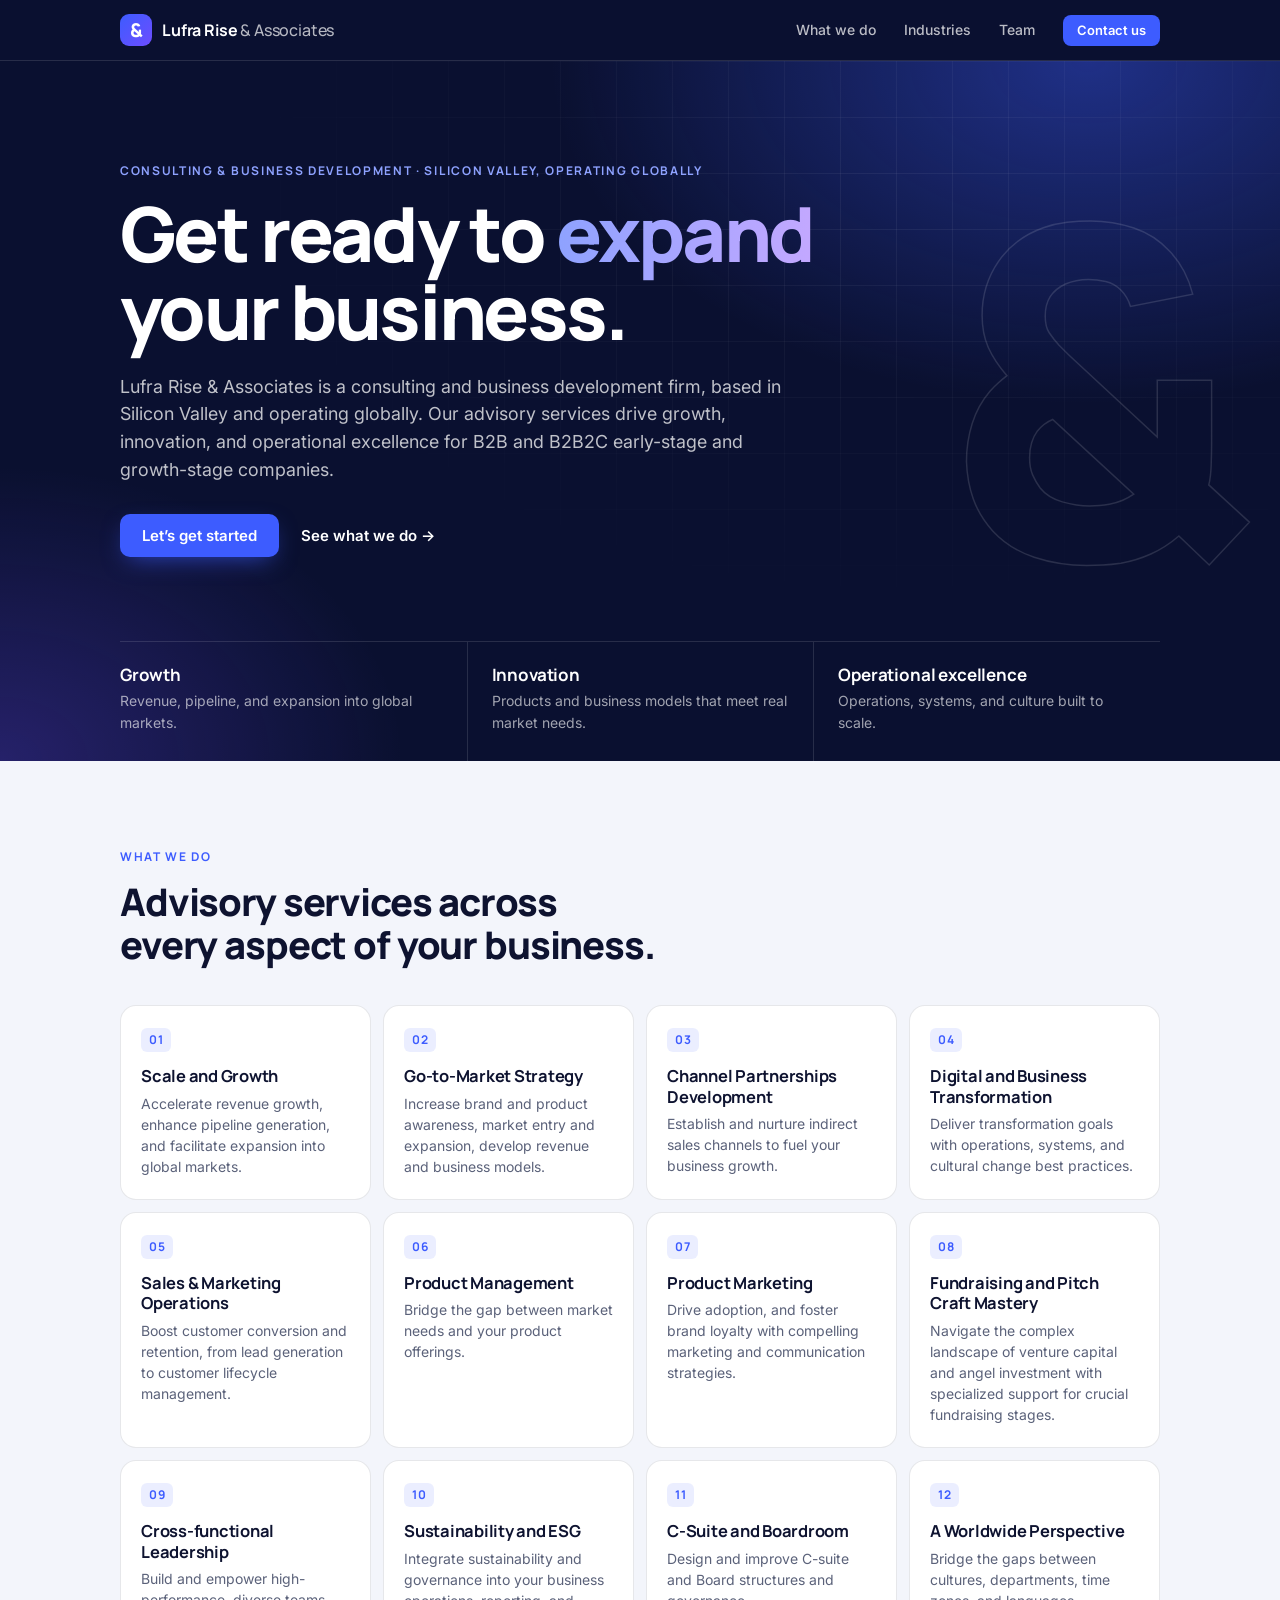
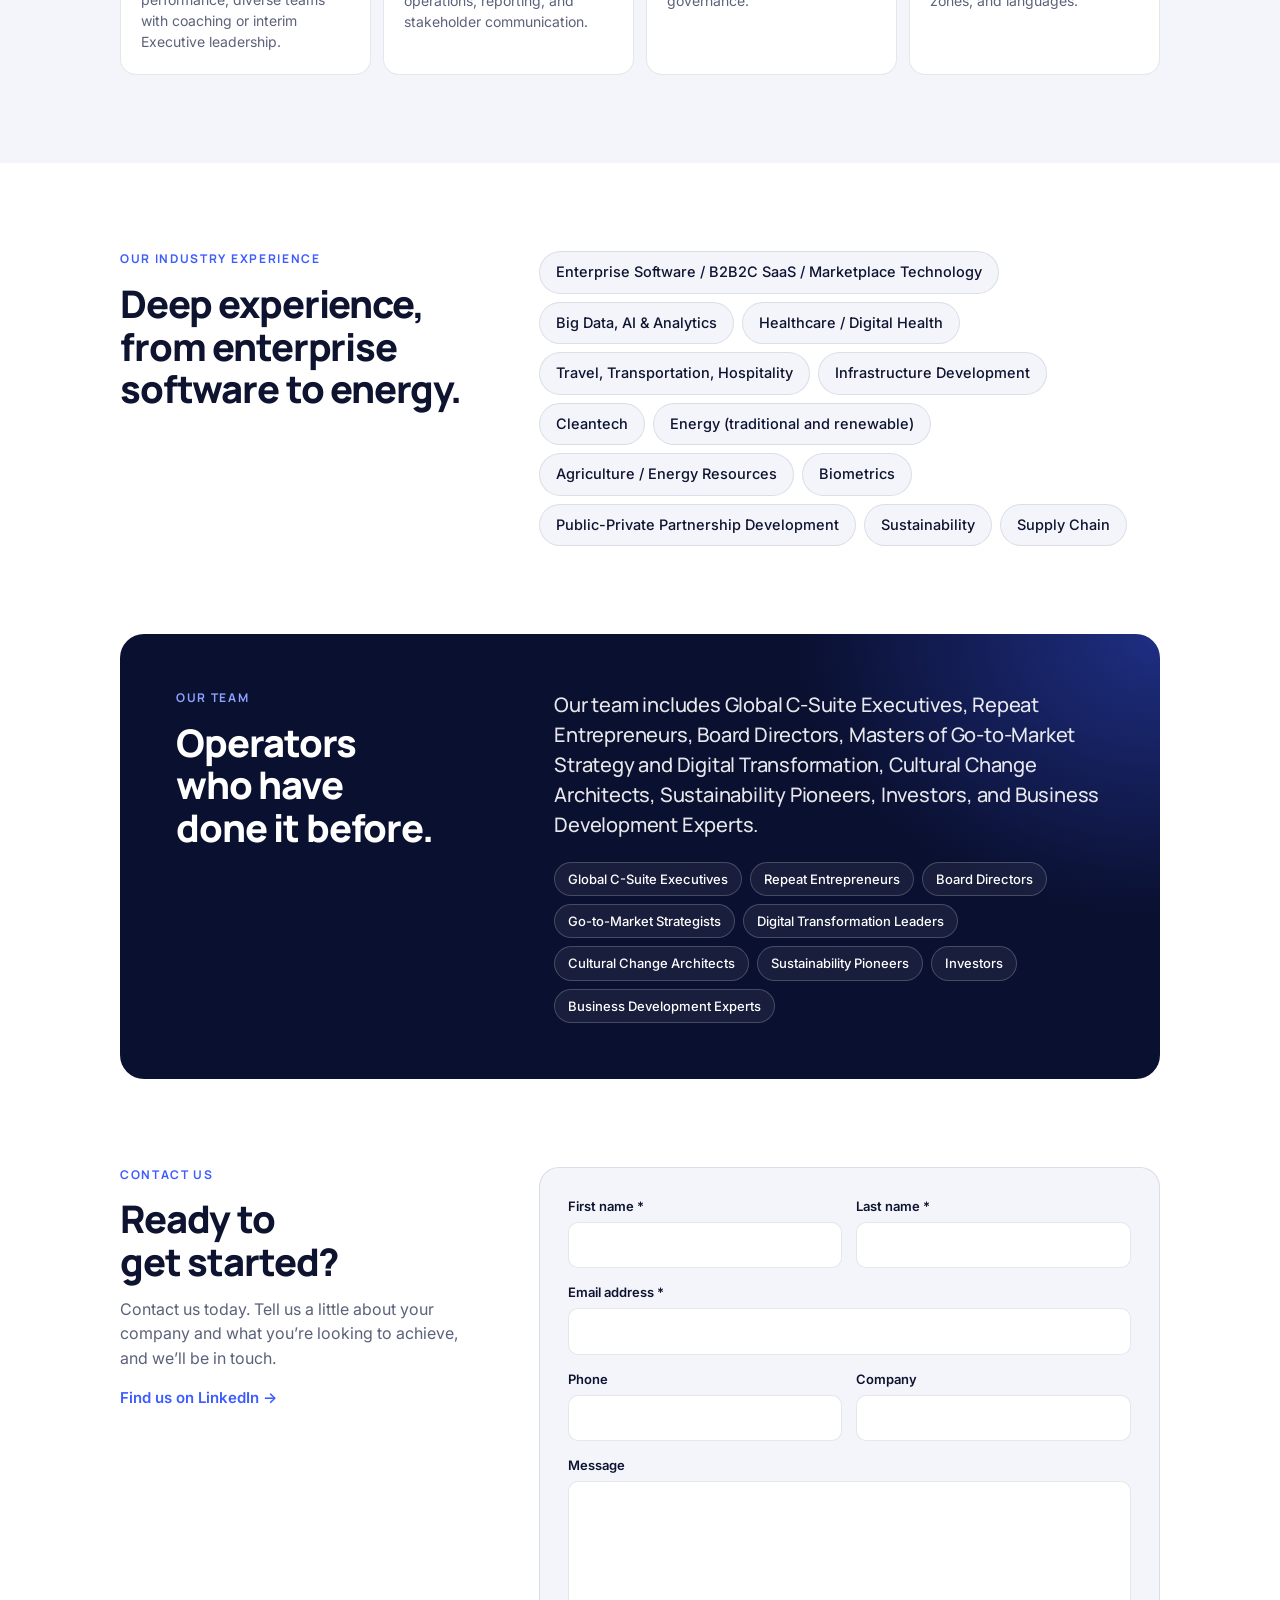
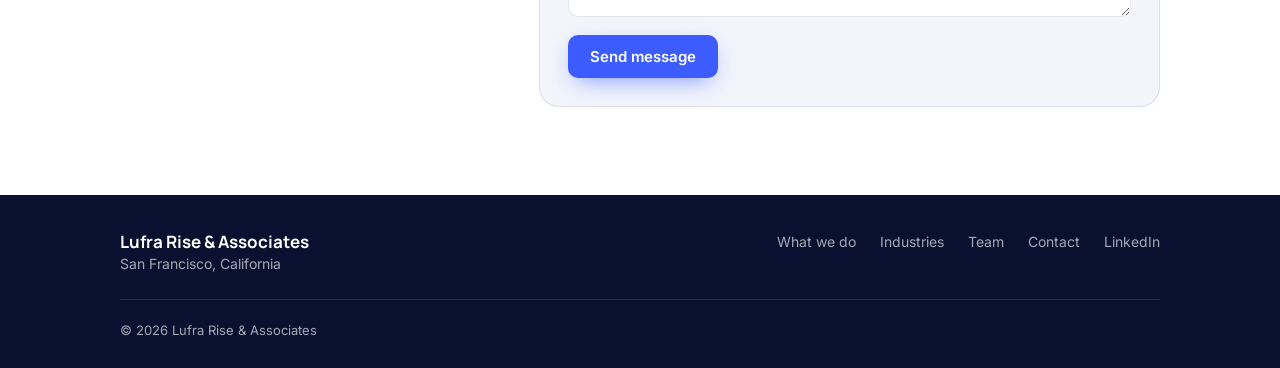
<file: index.html>
<!doctype html>
<html lang="en">
<head>
  <meta charset="utf-8">
  <meta name="viewport" content="width=device-width, initial-scale=1">
  <title>Lufra Rise &amp; Associates — Growth, innovation, and operational excellence</title>
  <meta name="description" content="Lufra Rise &amp; Associates is a consulting and business development firm based in Silicon Valley and operating globally, advising B2B and B2B2C early-stage and growth-stage companies.">
  <link rel="canonical" href="https://www.lufrarise.com/">
  <meta property="og:site_name" content="Lufra Rise &amp; Associates">
  <meta property="og:title" content="Lufra Rise &amp; Associates">
  <meta property="og:description" content="Advisory services that drive growth, innovation, and operational excellence for B2B and B2B2C companies.">
  <meta property="og:type" content="website">
  <meta property="og:url" content="https://www.lufrarise.com/">
  <meta name="theme-color" content="#0a1030">
  <link rel="icon" href="assets/favicon.svg" type="image/svg+xml">
  <link rel="preconnect" href="https://fonts.googleapis.com">
  <link rel="preconnect" href="https://fonts.gstatic.com" crossorigin>
  <link href="https://fonts.googleapis.com/css2?family=Manrope:wght@500;600;700;800&family=Inter:wght@400;500;600&display=swap" rel="stylesheet">
  <link rel="stylesheet" href="assets/styles.css">
</head>
<body>
  <a class="skip" href="#main">Skip to content</a>

  <header class="site-header" id="top">
    <div class="wrap header-inner">
      <a class="brand" href="#top" aria-label="Lufra Rise &amp; Associates — home">
        <span class="brand-mark" aria-hidden="true">&amp;</span>
        <span class="brand-name">Lufra Rise <span class="brand-sub">&amp; Associates</span></span>
      </a>
      <button class="nav-toggle" aria-expanded="false" aria-controls="nav" aria-label="Menu">
        <span></span><span></span>
      </button>
      <nav id="nav" class="nav" aria-label="Primary">
        <a href="#services">What we do</a>
        <a href="#industries">Industries</a>
        <a href="#team">Team</a>
        <a class="btn btn-small" href="#contact">Contact us</a>
      </nav>
    </div>
  </header>

  <main id="main">
    <section class="hero">
      <div class="wrap hero-inner">
        <p class="eyebrow">Consulting &amp; business development · Silicon Valley, operating globally</p>
        <h1>Get ready to <em>expand</em> your business.</h1>
        <p class="lede">Lufra Rise &amp; Associates is a consulting and business development firm, based in Silicon Valley and operating globally. Our advisory services drive growth, innovation, and operational excellence for B2B and B2B2C early-stage and growth-stage companies.</p>
        <div class="hero-actions">
          <a class="btn" href="#contact">Let’s get started</a>
          <a class="link-arrow" href="#services">See what we do</a>
        </div>
      </div>
      <div class="wrap">
        <dl class="pillars">
          <div><dt>Growth</dt><dd>Revenue, pipeline, and expansion into global markets.</dd></div>
          <div><dt>Innovation</dt><dd>Products and business models that meet real market needs.</dd></div>
          <div><dt>Operational excellence</dt><dd>Operations, systems, and culture built to scale.</dd></div>
        </dl>
      </div>
      <span class="hero-amp" aria-hidden="true">&amp;</span>
    </section>

    <section class="section section-tint" id="services">
      <div class="wrap">
        <div class="section-head">
          <p class="eyebrow">What we do</p>
          <h2>Advisory services across every aspect of your business.</h2>
        </div>
        <ol class="services">
          <li class="reveal"><h3>Scale and Growth</h3><p>Accelerate revenue growth, enhance pipeline generation, and facilitate expansion into global markets.</p></li>
          <li class="reveal"><h3>Go-to-Market Strategy</h3><p>Increase brand and product awareness, market entry and expansion, develop revenue and business models.</p></li>
          <li class="reveal"><h3>Channel Partnerships Development</h3><p>Establish and nurture indirect sales channels to fuel your business growth.</p></li>
          <li class="reveal"><h3>Digital and Business Transformation</h3><p>Deliver transformation goals with operations, systems, and cultural change best practices.</p></li>
          <li class="reveal"><h3>Sales &amp; Marketing Operations</h3><p>Boost customer conversion and retention, from lead generation to customer lifecycle management.</p></li>
          <li class="reveal"><h3>Product Management</h3><p>Bridge the gap between market needs and your product offerings.</p></li>
          <li class="reveal"><h3>Product Marketing</h3><p>Drive adoption, and foster brand loyalty with compelling marketing and communication strategies.</p></li>
          <li class="reveal"><h3>Fundraising and Pitch Craft Mastery</h3><p>Navigate the complex landscape of venture capital and angel investment with specialized support for crucial fundraising stages.</p></li>
          <li class="reveal"><h3>Cross-functional Leadership</h3><p>Build and empower high-performance, diverse teams with coaching or interim Executive leadership.</p></li>
          <li class="reveal"><h3>Sustainability and ESG</h3><p>Integrate sustainability and governance into your business operations, reporting, and stakeholder communication.</p></li>
          <li class="reveal"><h3>C-Suite and Boardroom</h3><p>Design and improve C-suite and Board structures and governance.</p></li>
          <li class="reveal"><h3>A Worldwide Perspective</h3><p>Bridge the gaps between cultures, departments, time zones, and languages.</p></li>
        </ol>
      </div>
    </section>

    <section class="section" id="industries">
      <div class="wrap split">
        <div class="section-head">
          <p class="eyebrow">Our industry experience</p>
          <h2>Deep experience, from enterprise software to energy.</h2>
        </div>
        <ul class="industries">
          <li>Enterprise Software / B2B2C SaaS / Marketplace Technology</li>
          <li>Big Data, AI &amp; Analytics</li>
          <li>Healthcare / Digital Health</li>
          <li>Travel, Transportation, Hospitality</li>
          <li>Infrastructure Development</li>
          <li>Cleantech</li>
          <li>Energy (traditional and renewable)</li>
          <li>Agriculture / Energy Resources</li>
          <li>Biometrics</li>
          <li>Public-Private Partnership Development</li>
          <li>Sustainability</li>
          <li>Supply Chain</li>
        </ul>
      </div>
    </section>

    <section class="section section-flush" id="team">
      <div class="wrap"><div class="panel split">
        <div class="section-head">
          <p class="eyebrow">Our team</p>
          <h2>Operators who have done it before.</h2>
        </div>
        <div class="team-copy">
          <p class="team-lede">Our team includes Global C-Suite Executives, Repeat Entrepreneurs, Board Directors, Masters of Go-to-Market Strategy and Digital Transformation, Cultural Change Architects, Sustainability Pioneers, Investors, and Business Development Experts.</p>
          <ul class="tags" aria-label="Team backgrounds">
            <li>Global C-Suite Executives</li>
            <li>Repeat Entrepreneurs</li>
            <li>Board Directors</li>
            <li>Go-to-Market Strategists</li>
            <li>Digital Transformation Leaders</li>
            <li>Cultural Change Architects</li>
            <li>Sustainability Pioneers</li>
            <li>Investors</li>
            <li>Business Development Experts</li>
          </ul>
        </div>
      </div></div>
    </section>

    <section class="section" id="contact">
      <div class="wrap split">
        <div class="section-head">
          <p class="eyebrow">Contact us</p>
          <h2>Ready to get started?</h2>
          <p class="contact-note">Contact us today. Tell us a little about your company and what you’re looking to achieve, and we’ll be in touch.</p>
          <p class="contact-note"><a class="link-arrow" href="https://www.linkedin.com/company/18306531/" target="_blank" rel="noopener">Find us on LinkedIn</a></p>
        </div>
        <!-- Set data-endpoint to your form backend URL (e.g. a Formspree endpoint). See README. -->
        <form class="form" id="contact-form" data-endpoint="" novalidate>
          <div class="field-row">
            <label><span>First name <span aria-hidden="true">*</span></span><input name="first_name" autocomplete="given-name" required></label>
            <label><span>Last name <span aria-hidden="true">*</span></span><input name="last_name" autocomplete="family-name" required></label>
          </div>
          <label><span>Email address <span aria-hidden="true">*</span></span><input type="email" name="email" autocomplete="email" required></label>
          <div class="field-row">
            <label>Phone<input type="tel" name="phone" autocomplete="tel"></label>
            <label>Company<input name="company" autocomplete="organization"></label>
          </div>
          <label>Message<textarea name="message" rows="5"></textarea></label>
          <label class="hp" aria-hidden="true">Leave this empty<input name="_gotcha" tabindex="-1" autocomplete="off"></label>
          <div class="form-foot">
            <button class="btn" type="submit">Send message</button>
            <p class="form-status" role="status" aria-live="polite"></p>
          </div>
        </form>
      </div>
    </section>
  </main>

  <footer class="site-footer">
    <div class="wrap footer-inner">
      <div>
        <p class="footer-brand">Lufra Rise &amp; Associates</p>
        <p>San Francisco, California</p>
      </div>
      <nav aria-label="Footer">
        <a href="#services">What we do</a>
        <a href="#industries">Industries</a>
        <a href="#team">Team</a>
        <a href="#contact">Contact</a>
        <a href="https://www.linkedin.com/company/18306531/" target="_blank" rel="noopener">LinkedIn</a>
      </nav>
      <p class="copyright">© <span id="year">2026</span> Lufra Rise &amp; Associates</p>
    </div>
  </footer>

  <script src="assets/main.js" defer></script>
</body>
</html>
</file>
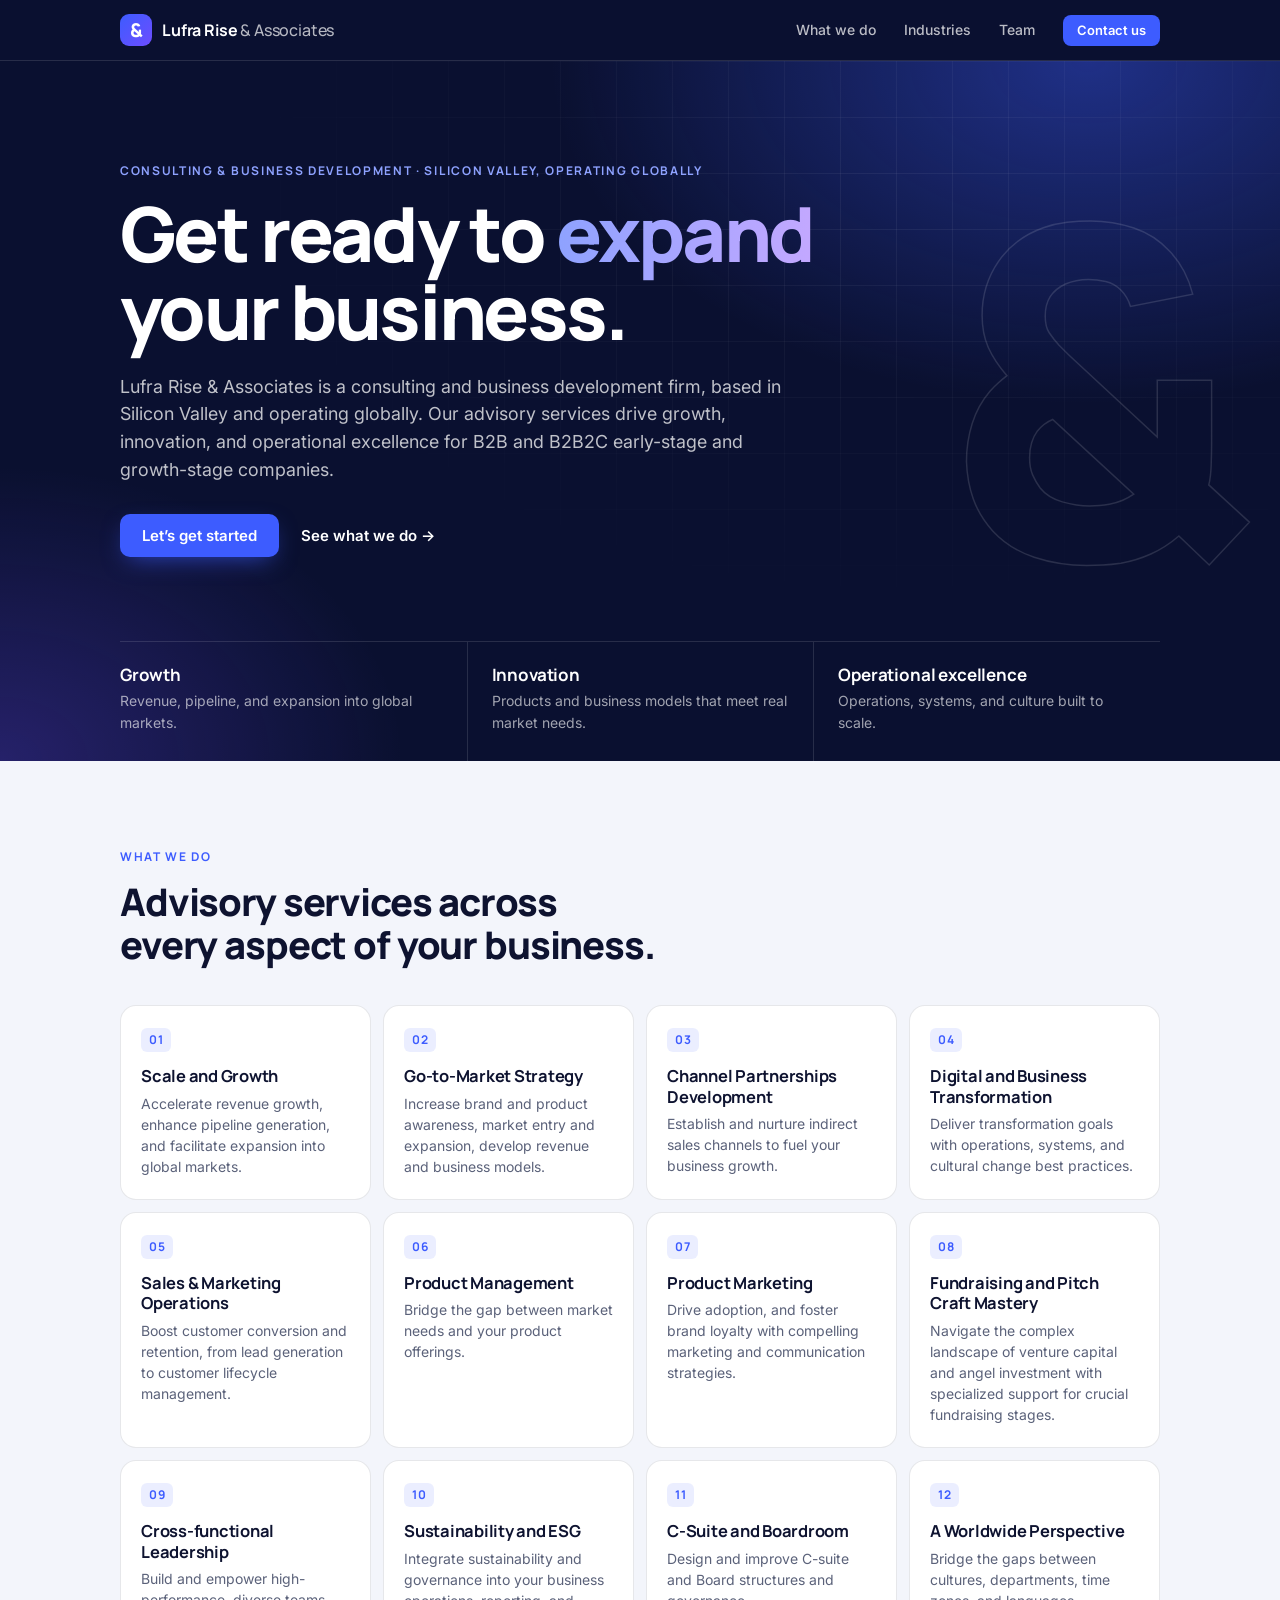
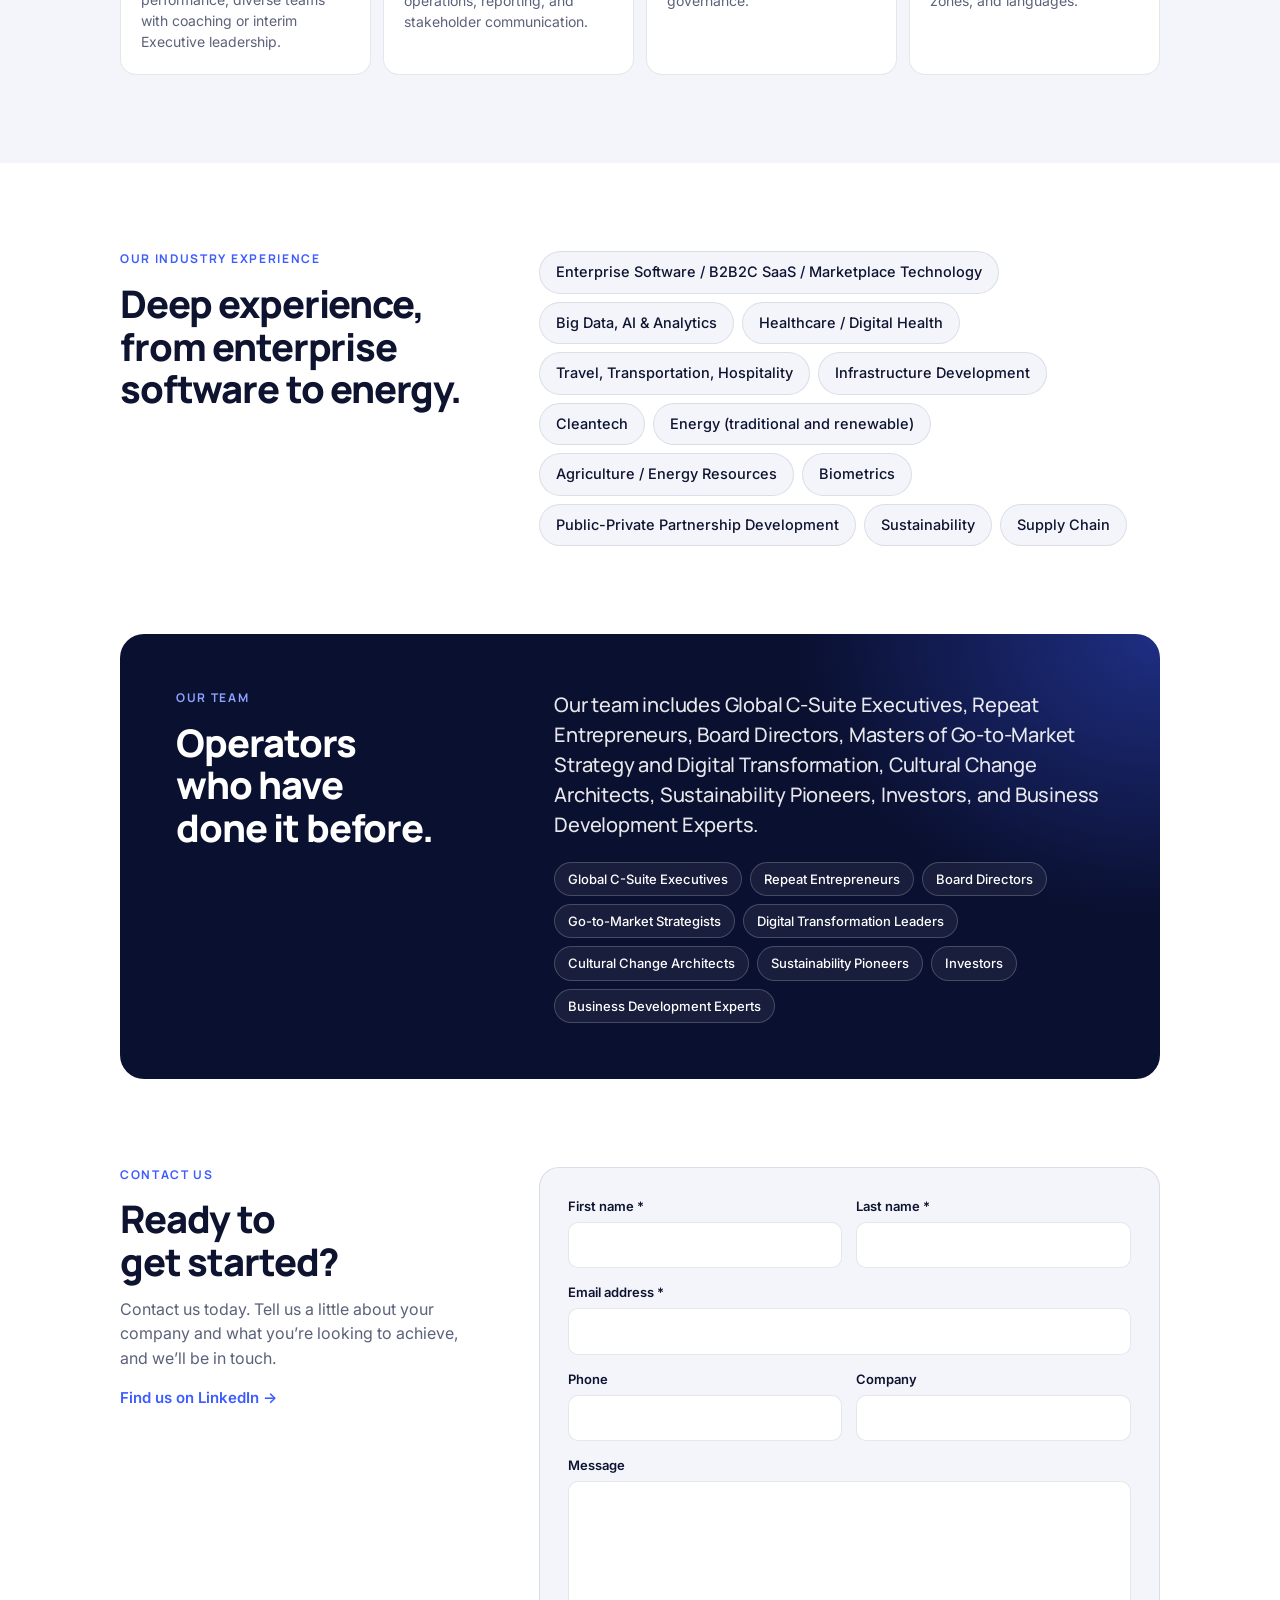
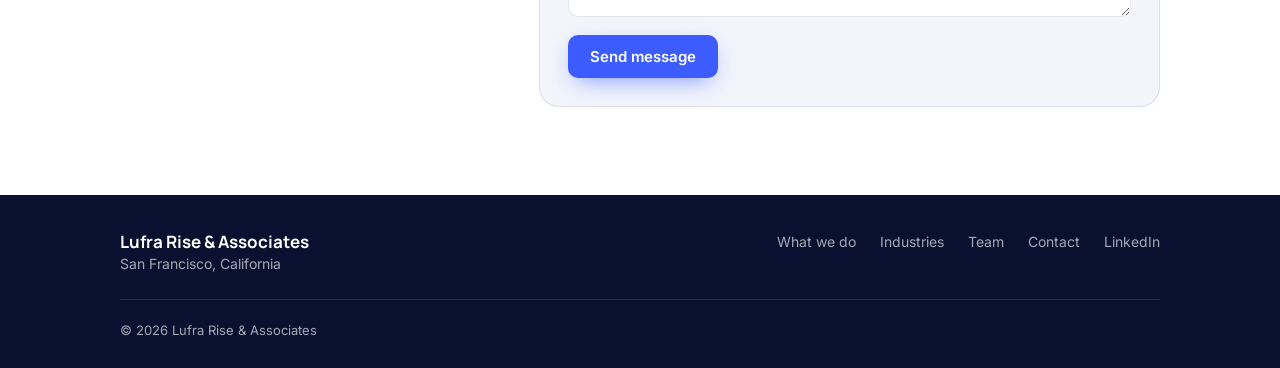
<file: about-us/index.html>
<!doctype html>
<html lang="en">
<head>
  <meta charset="utf-8">
  <title>Lufra Rise &amp; Associates</title>
  <link rel="canonical" href="https://www.lufrarise.com/#services">
  <meta http-equiv="refresh" content="0; url=../#services">
  <script>location.replace('../#services');</script>
</head>
<body><p><a href="../#services">Continue to Lufra Rise &amp; Associates</a></p></body>
</html>
</file>
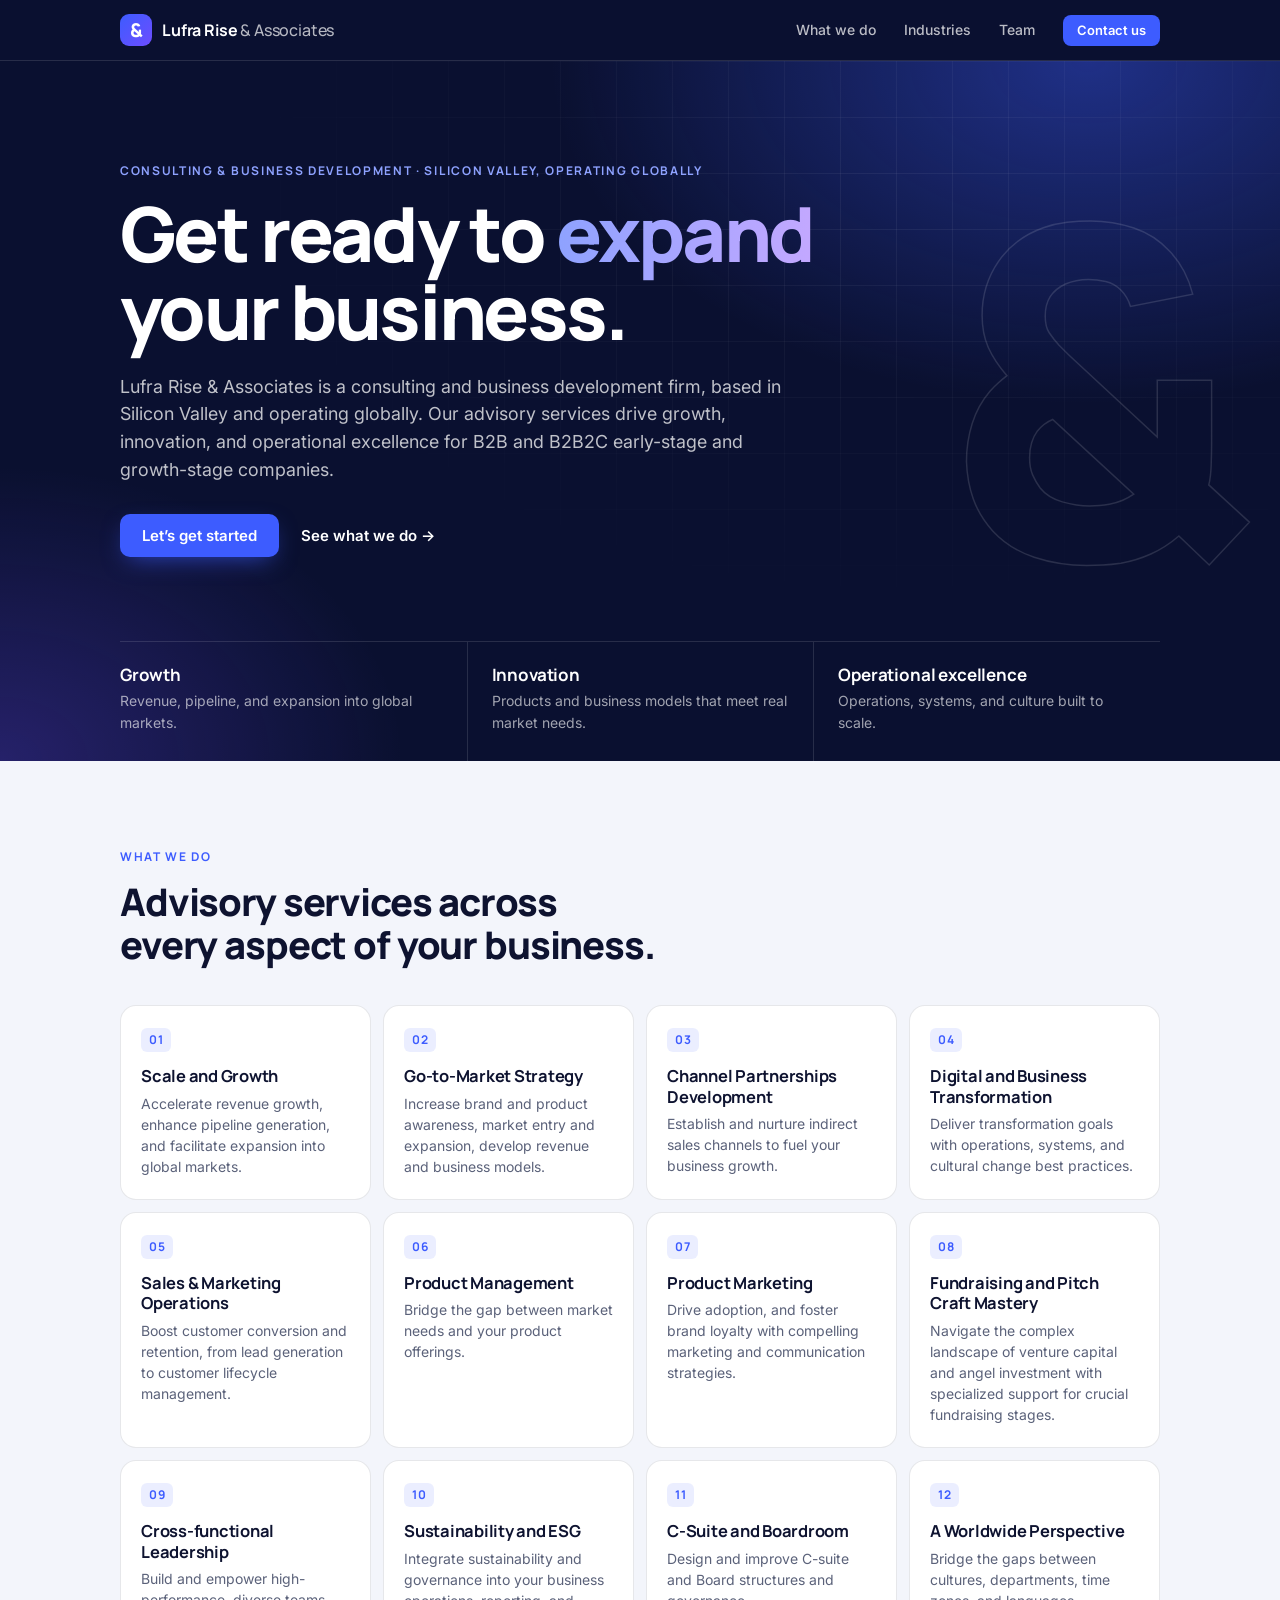
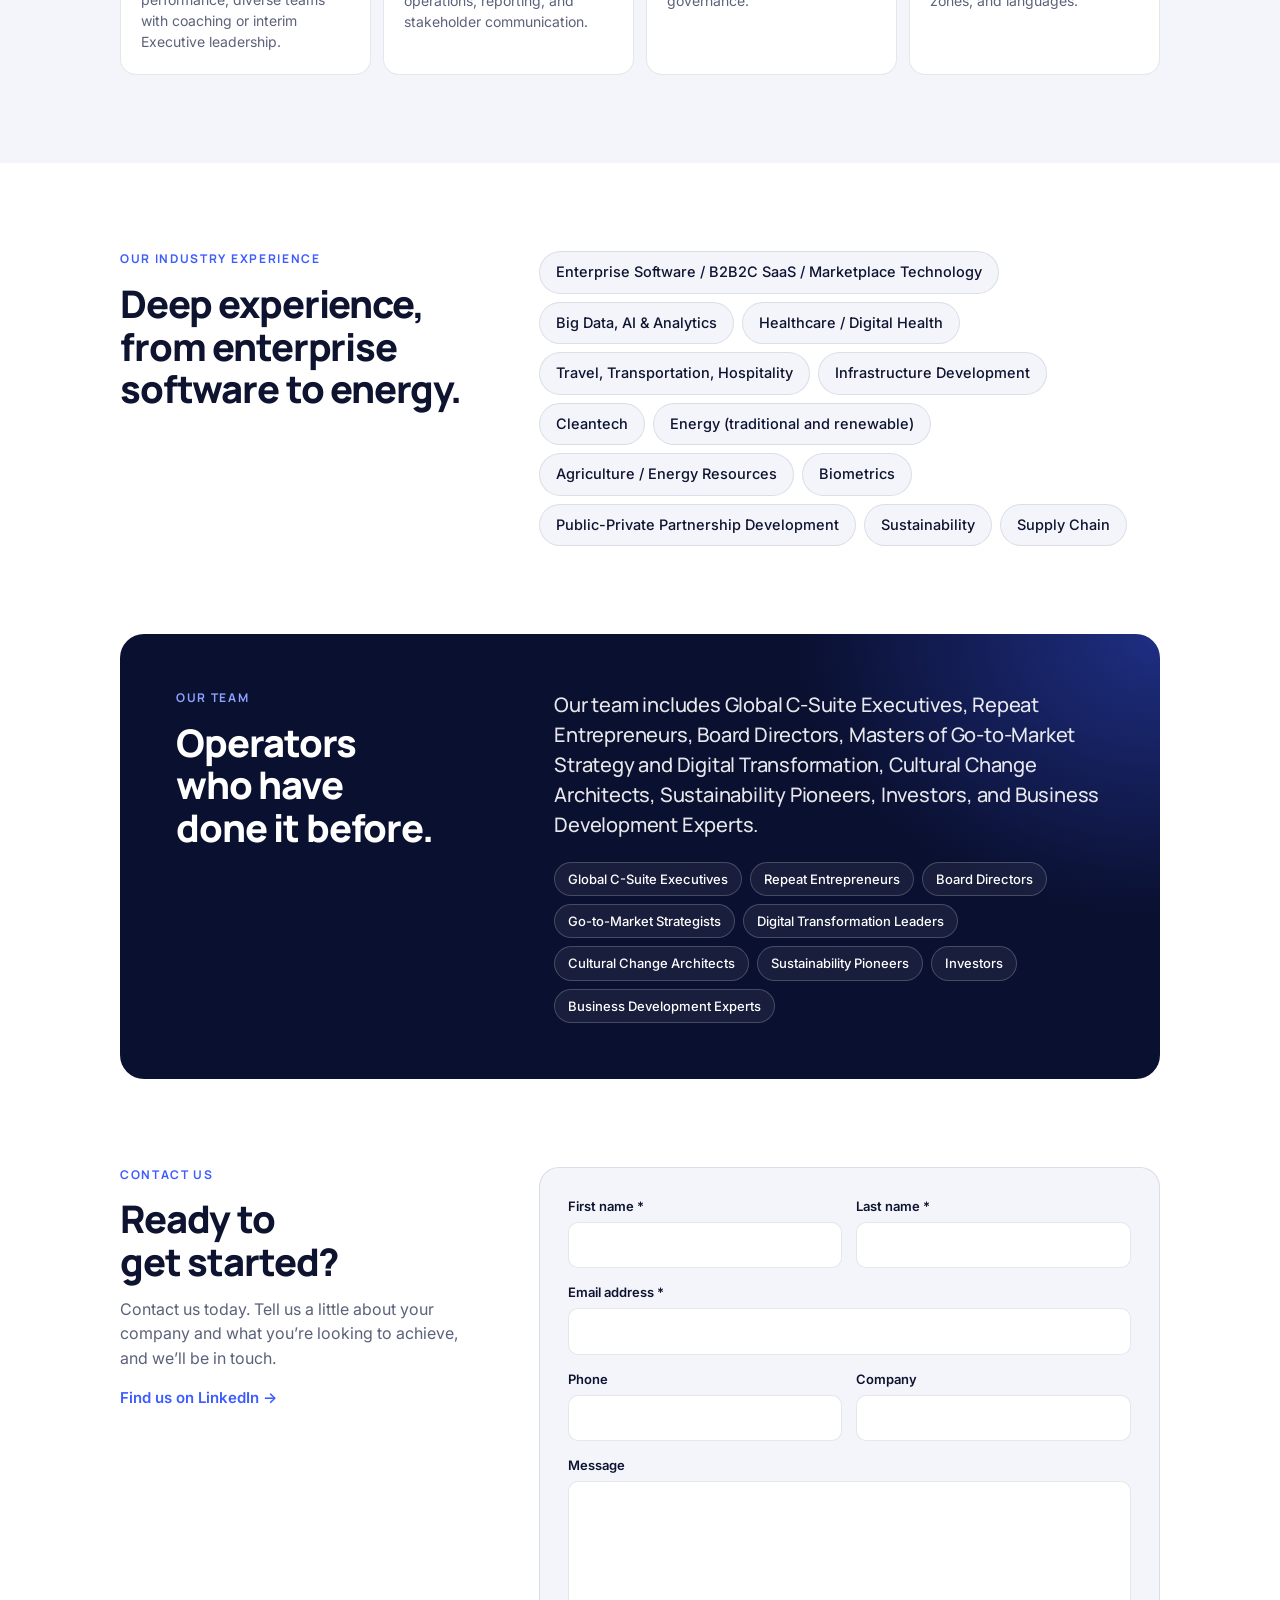
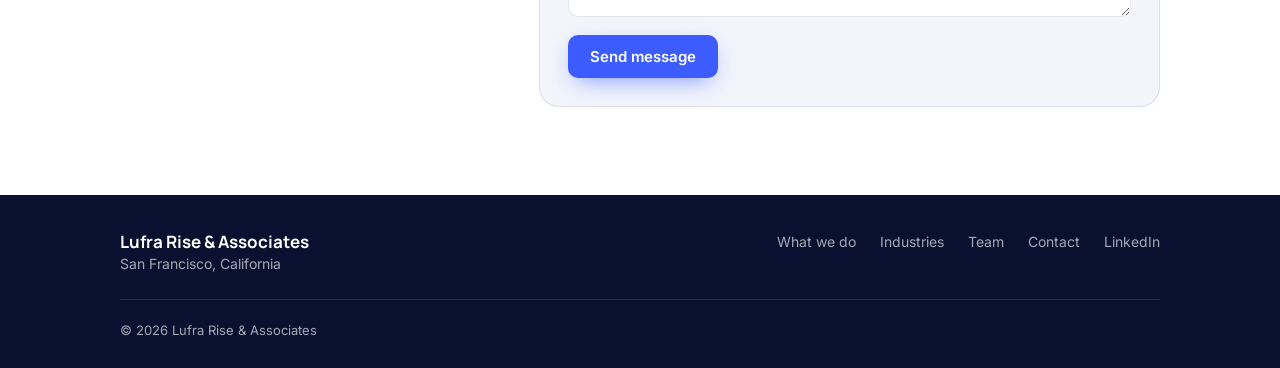
<file: contact-us/index.html>
<!doctype html>
<html lang="en">
<head>
  <meta charset="utf-8">
  <title>Lufra Rise &amp; Associates</title>
  <link rel="canonical" href="https://www.lufrarise.com/#contact">
  <meta http-equiv="refresh" content="0; url=../#contact">
  <script>location.replace('../#contact');</script>
</head>
<body><p><a href="../#contact">Continue to Lufra Rise &amp; Associates</a></p></body>
</html>
</file>
<file: assets/styles.css>
:root {
  --night: #0a1030;
  --night-2: #111a45;
  --navy: #14204a;
  --blue: #3d5cff;
  --blue-soft: #8ea2ff;
  --bg: #ffffff;
  --tint: #f3f5fb;
  --ink: #0e1330;
  --muted: #5b627a;
  --line: rgba(14, 19, 48, 0.1);
  --line-dark: rgba(255, 255, 255, 0.12);
  --display: "Manrope", system-ui, -apple-system, "Segoe UI", sans-serif;
  --sans: "Inter", system-ui, -apple-system, "Segoe UI", Roboto, sans-serif;
  --wrap: 1120px;
  --gutter: clamp(20px, 4vw, 40px);
  --radius: 16px;
}

*, *::before, *::after { box-sizing: border-box; }
html { scroll-behavior: smooth; scroll-padding-top: 76px; -webkit-text-size-adjust: 100%; }
body {
  margin: 0;
  background: var(--bg);
  color: var(--ink);
  font-family: var(--sans);
  font-size: 16px;
  line-height: 1.55;
  -webkit-font-smoothing: antialiased;
}
h1, h2, h3, p, ul, ol, dl, dd { margin: 0; }
ul, ol { padding: 0; list-style: none; }
a { color: inherit; }
:focus-visible { outline: 2px solid var(--blue); outline-offset: 3px; border-radius: 6px; }

.wrap { max-width: var(--wrap); margin: 0 auto; padding: 0 var(--gutter); }
.skip { position: absolute; left: -999px; top: 8px; background: #fff; color: var(--ink); padding: 8px 14px; z-index: 100; border-radius: 8px; }
.skip:focus { left: 8px; }

/* Header */
.site-header {
  position: sticky; top: 0; z-index: 50;
  background: var(--night);
  border-bottom: 1px solid var(--line-dark);
  color: #fff;
}
.header-inner { display: flex; align-items: center; justify-content: space-between; height: 60px; }
.brand { display: flex; align-items: center; gap: 10px; text-decoration: none; color: #fff; }
.brand-mark {
  display: grid; place-items: center; width: 32px; height: 32px; border-radius: 9px;
  background: linear-gradient(135deg, var(--blue), #6d4dff);
  font: 800 19px/1 var(--display); color: #fff;
}
.brand-name { font: 700 16px/1 var(--display); letter-spacing: -.01em; white-space: nowrap; }
.brand-sub { font-weight: 500; opacity: .7; }
.nav { display: flex; align-items: center; gap: 28px; font-size: 14px; font-weight: 500; }
.nav a:not(.btn) { text-decoration: none; color: #fff; opacity: .72; transition: opacity .15s; }
.nav a:not(.btn):hover { opacity: 1; }
.nav-toggle { display: none; }

/* Buttons & links */
.btn {
  display: inline-flex; align-items: center; justify-content: center;
  background: var(--blue); color: #fff;
  font: 600 15px/1 var(--sans);
  padding: 14px 22px; border: 0; border-radius: 10px;
  text-decoration: none; cursor: pointer;
  box-shadow: 0 8px 24px -8px rgba(61, 92, 255, .7);
  transition: background .15s, transform .15s;
}
.btn:hover { background: #2f4df0; transform: translateY(-1px); }
.btn:disabled { opacity: .6; cursor: default; transform: none; }
.btn-small { padding: 9px 14px; font-size: 13px; border-radius: 8px; box-shadow: none; }
.link-arrow { font-weight: 600; font-size: 15px; color: var(--blue); text-decoration: none; }
.link-arrow::after { content: " →"; display: inline-block; margin-left: 4px; transition: transform .15s; }
.link-arrow:hover::after { transform: translateX(3px); }

.eyebrow {
  font: 700 12px/1.4 var(--display); letter-spacing: .14em; text-transform: uppercase;
  color: var(--blue); margin-bottom: 14px;
}

/* Hero */
.hero {
  position: relative; overflow: hidden; isolation: isolate;
  background:
    radial-gradient(60% 70% at 85% 0%, rgba(61, 92, 255, .42), transparent 70%),
    radial-gradient(45% 60% at 0% 100%, rgba(109, 77, 255, .28), transparent 70%),
    var(--night);
  color: #fff;
  padding-top: clamp(56px, 8vw, 104px);
}
.hero::before {
  content: ""; position: absolute; inset: 0; z-index: -1;
  background-image:
    linear-gradient(var(--line-dark) 1px, transparent 1px),
    linear-gradient(90deg, var(--line-dark) 1px, transparent 1px);
  background-size: 56px 56px;
  mask-image: radial-gradient(70% 80% at 70% 20%, #000, transparent 75%);
  -webkit-mask-image: radial-gradient(70% 80% at 70% 20%, #000, transparent 75%);
  opacity: .5;
}
.hero .eyebrow { color: var(--blue-soft); }
.hero h1 {
  font: 800 clamp(38px, 6.4vw, 76px)/1.03 var(--display); letter-spacing: -.035em;
  max-width: 12em; text-wrap: balance;
}
.hero h1 em {
  font-style: normal;
  background: linear-gradient(90deg, #8ea2ff, #c3a8ff);
  -webkit-background-clip: text; background-clip: text; color: transparent;
}
.lede { margin-top: 22px; max-width: 38em; font-size: clamp(16px, 1.4vw, 18px); color: rgba(255, 255, 255, .74); }
.hero-actions { margin-top: 30px; display: flex; flex-wrap: wrap; align-items: center; gap: 22px; }
.hero .link-arrow { color: #fff; }
.hero-amp {
  position: absolute; z-index: -1; right: 2%; top: 46%; transform: translateY(-50%);
  font: 800 clamp(260px, 36vw, 520px)/1 var(--display);
  color: transparent; -webkit-text-stroke: 1.5px rgba(255, 255, 255, .13);
  pointer-events: none; user-select: none;
}
.pillars {
  margin-top: clamp(48px, 7vw, 84px);
  display: grid; grid-template-columns: repeat(3, 1fr);
  border-top: 1px solid var(--line-dark);
}
.pillars > div { padding: 22px 24px 28px 0; }
.pillars > div + div { padding-left: 24px; border-left: 1px solid var(--line-dark); }
.pillars dt { font: 700 17px/1.3 var(--display); letter-spacing: -.01em; }
.pillars dd { margin-top: 4px; color: rgba(255, 255, 255, .62); font-size: 14px; }

/* Sections */
.section { padding: clamp(56px, 7vw, 88px) 0; }
.section-tint { background: var(--tint); }
.section-flush { padding: 0; }
.section-head h2 {
  font: 800 clamp(26px, 3.3vw, 38px)/1.12 var(--display); letter-spacing: -.03em;
  max-width: 17em; text-wrap: balance;
}
.split { display: grid; grid-template-columns: 4fr 7fr; gap: clamp(28px, 5vw, 64px); align-items: start; }

/* Services */
.services {
  counter-reset: svc;
  margin-top: clamp(28px, 4vw, 40px);
  display: grid; grid-template-columns: repeat(4, 1fr); gap: 12px;
}
.services li {
  counter-increment: svc;
  background: #fff; border: 1px solid var(--line); border-radius: var(--radius);
  padding: 20px 20px 22px;
  transition: transform .2s, box-shadow .2s, border-color .2s;
}
.services li:hover { transform: translateY(-3px); border-color: rgba(61, 92, 255, .45); box-shadow: 0 16px 32px -20px rgba(61, 92, 255, .55); }
.services li::before {
  content: counter(svc, decimal-leading-zero);
  display: inline-block; margin-bottom: 14px;
  font: 700 12px/1 var(--display); letter-spacing: .06em;
  color: var(--blue); background: rgba(61, 92, 255, .1);
  padding: 6px 8px; border-radius: 6px;
}
.services h3 { font: 700 16.5px/1.25 var(--display); letter-spacing: -.015em; }
.services p { margin-top: 6px; color: var(--muted); font-size: 14px; line-height: 1.5; }

/* Industries */
.industries { display: flex; flex-wrap: wrap; gap: 8px; }
.industries li {
  background: var(--tint); border: 1px solid var(--line); border-radius: 999px;
  padding: 9px 16px; font-size: 14.5px; font-weight: 500;
}

/* Team panel */
.panel {
  background:
    radial-gradient(50% 90% at 100% 0%, rgba(61, 92, 255, .4), transparent 70%),
    var(--night);
  color: #fff; border-radius: 24px;
  padding: clamp(28px, 5vw, 56px);
}
.panel .eyebrow { color: var(--blue-soft); }
.team-lede { font: 500 clamp(17px, 1.7vw, 20px)/1.5 var(--display); letter-spacing: -.01em; color: rgba(255, 255, 255, .9); }
.tags { margin-top: 22px; display: flex; flex-wrap: wrap; gap: 8px; }
.tags li { border: 1px solid rgba(255, 255, 255, .2); background: rgba(255, 255, 255, .06); border-radius: 999px; padding: 6px 13px; font-size: 13px; font-weight: 500; }

/* Contact */
.contact-note { margin-top: 14px; color: var(--muted); max-width: 26em; }
.form { display: grid; gap: 14px; background: var(--tint); border: 1px solid var(--line); padding: clamp(20px, 3vw, 28px); border-radius: 20px; }
.field-row { display: grid; grid-template-columns: 1fr 1fr; gap: 14px; }
.form label { display: grid; gap: 6px; font-size: 13px; font-weight: 600; }
.form input, .form textarea {
  width: 100%; font: 400 16px/1.4 var(--sans); color: var(--ink);
  background: #fff; border: 1px solid var(--line); border-radius: 10px; padding: 11px 12px;
  transition: border-color .15s, box-shadow .15s;
}
.form textarea { resize: vertical; }
.form input:focus, .form textarea:focus { outline: 0; border-color: var(--blue); box-shadow: 0 0 0 3px rgba(61, 92, 255, .18); }
.form.was-validated input:invalid { border-color: #c0261e; }
.hp { position: absolute !important; left: -9999px; }
.form-foot { display: flex; flex-wrap: wrap; align-items: center; gap: 12px 18px; margin-top: 4px; }
.form-status { font-size: 14px; color: var(--muted); flex: 1 1 220px; }
.form-status[data-kind="error"] { color: #c0261e; }
.form-status[data-kind="ok"] { color: #177245; }

/* Footer */
.site-footer { background: var(--night); color: rgba(255, 255, 255, .64); padding: 36px 0 28px; font-size: 14px; }
.footer-inner { display: grid; grid-template-columns: 1fr auto; gap: 24px; align-items: start; }
.footer-brand { font: 700 17px/1.3 var(--display); color: #fff; }
.site-footer nav { display: flex; flex-wrap: wrap; gap: 10px 24px; }
.site-footer nav a { text-decoration: none; }
.site-footer nav a:hover { color: #fff; }
.copyright { grid-column: 1 / -1; padding-top: 20px; border-top: 1px solid var(--line-dark); font-size: 13px; }

/* Reveal */
.js-reveal .reveal { opacity: 0; transform: translateY(12px); transition: opacity .5s ease, transform .5s ease, box-shadow .2s, border-color .2s; }
.js-reveal .reveal.in { opacity: 1; transform: none; }
.js-reveal .reveal.in:hover { transform: translateY(-3px); }

/* Responsive */
@media (max-width: 1000px) {
  .services { grid-template-columns: repeat(3, 1fr); }
}
@media (max-width: 860px) {
  .split { grid-template-columns: 1fr; }
  .services { grid-template-columns: repeat(2, 1fr); }
  .hero-amp { opacity: .6; }
}
@media (max-width: 720px) {
  .nav-toggle {
    display: grid; gap: 6px; place-content: center;
    width: 44px; height: 44px; margin-right: -10px;
    background: none; border: 0; cursor: pointer;
  }
  .nav-toggle span { display: block; width: 20px; height: 2px; border-radius: 2px; background: #fff; transition: transform .2s; }
  .nav-open .nav-toggle span:first-child { transform: translateY(4px) rotate(45deg); }
  .nav-open .nav-toggle span:last-child { transform: translateY(-4px) rotate(-45deg); }
  .nav {
    display: none;
    position: absolute; top: 100%; left: 0; right: 0;
    flex-direction: column; align-items: stretch; gap: 0;
    background: var(--night); border-bottom: 1px solid var(--line-dark);
    padding: 4px var(--gutter) 20px; font-size: 16px;
  }
  .nav-open .nav { display: flex; }
  .nav a:not(.btn) { padding: 13px 0; border-bottom: 1px solid var(--line-dark); opacity: 1; }
  .nav .btn { margin-top: 16px; padding: 14px; font-size: 15px; }
  .pillars { grid-template-columns: 1fr; }
  .pillars > div { padding: 16px 0; }
  .pillars > div + div { padding-left: 0; border-left: 0; border-top: 1px solid var(--line-dark); }
  .footer-inner { grid-template-columns: 1fr; }
}
@media (max-width: 520px) {
  .services { grid-template-columns: 1fr; gap: 10px; }
  .services li { padding: 16px 16px 18px; }
  .field-row { grid-template-columns: 1fr; }
  .panel { border-radius: 18px; }
}

@media (prefers-reduced-motion: reduce) {
  html { scroll-behavior: auto; }
  * { transition: none !important; }
}
</file>
